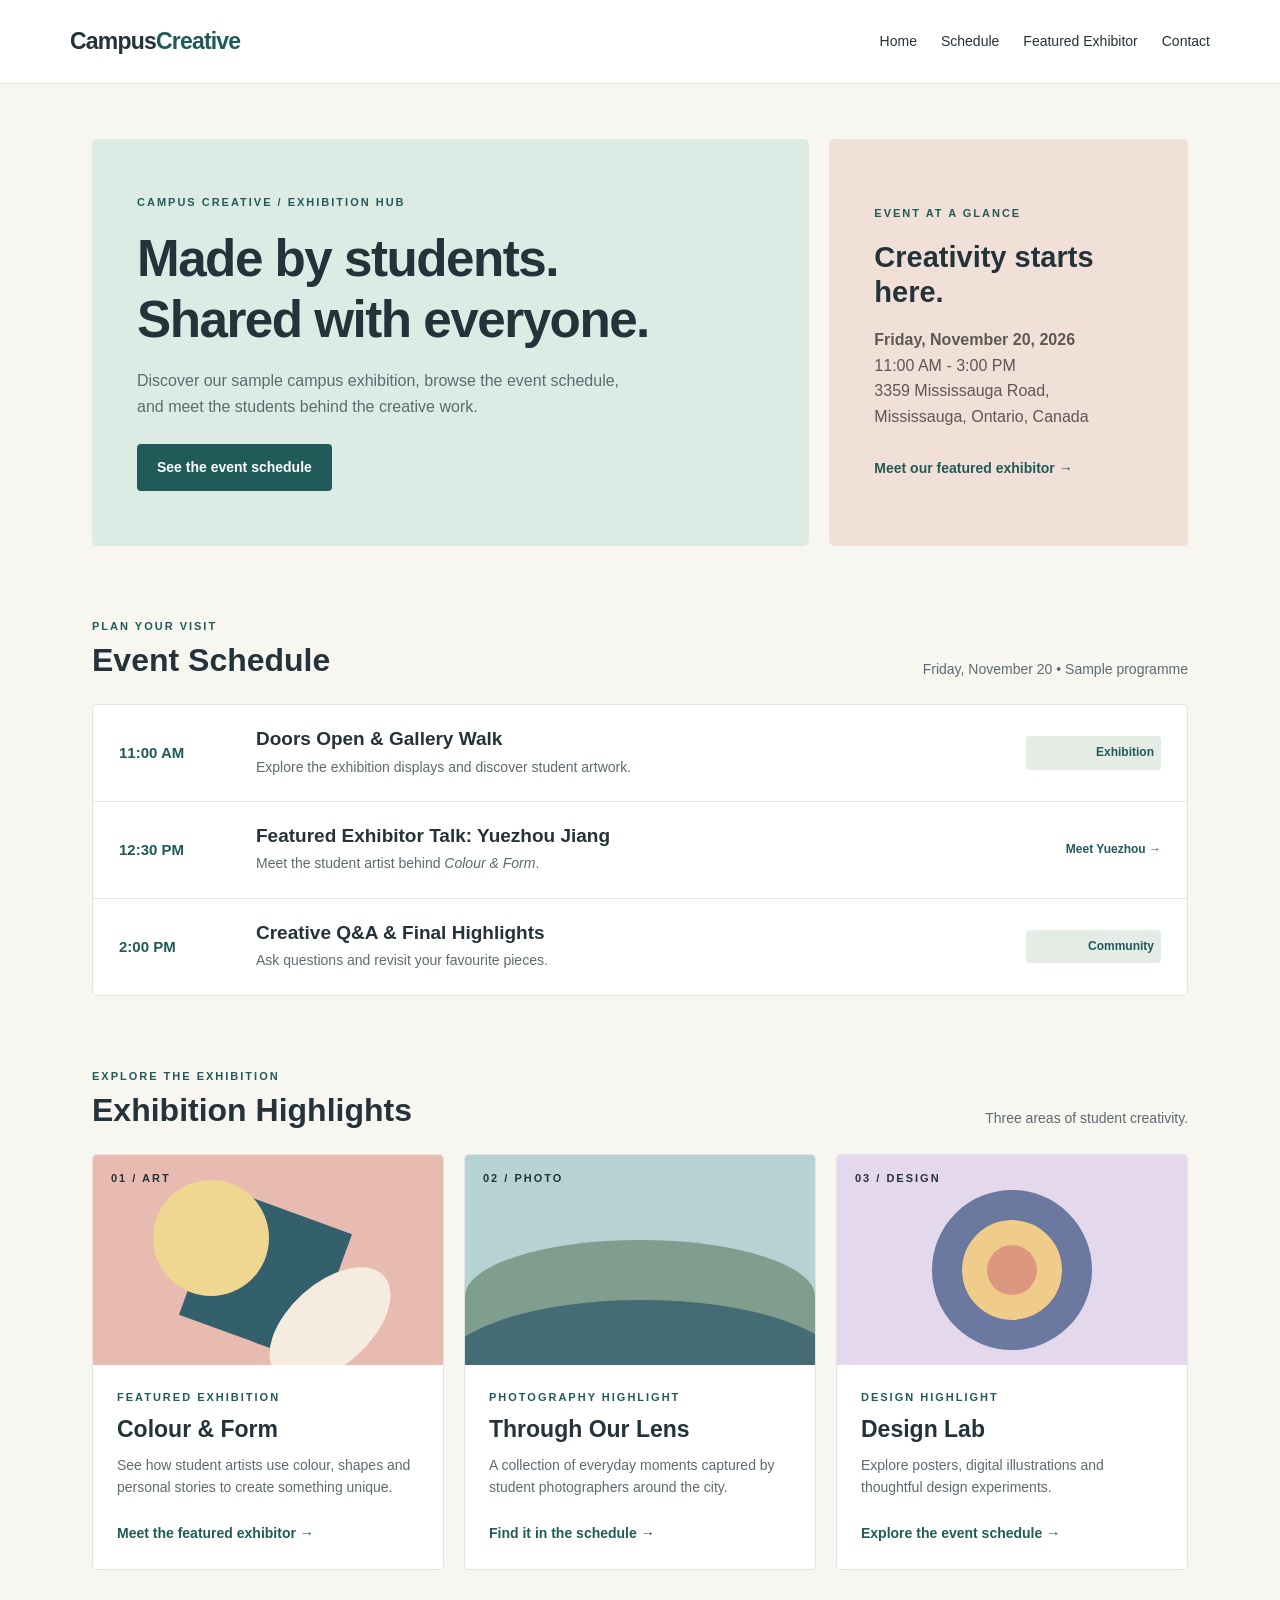
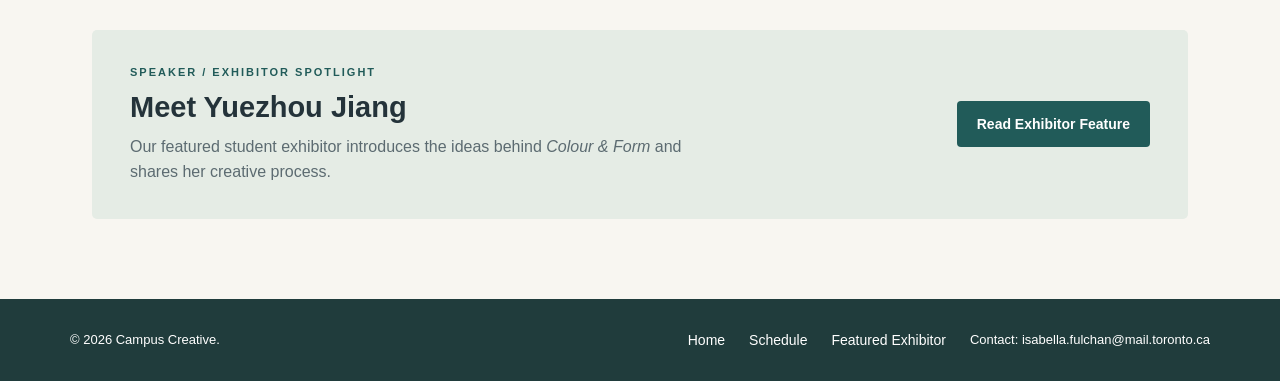
<file: index.html>
<!DOCTYPE html>
<html lang="en">
<head>
  <meta charset="UTF-8">
  <meta name="viewport" content="width=device-width, initial-scale=1.0">
  <meta name="description" content="Campus Creative: a sample student exhibition hub with a schedule, highlights, and a featured exhibitor.">
  <title>Campus Creative | Event Schedule &amp; Highlights</title>
  <link rel="stylesheet" href="css/style.css">
</head>
<body>
  <header class="site-header">
    <a class="brand" href="index.html">Campus<span>Creative</span></a>
    <nav aria-label="Main navigation">
      <a href="index.html">Home</a>
      <a href="index.html#schedule">Schedule</a>
      <a href="detail.html">Featured Exhibitor</a>
      <a href="index.html#contact">Contact</a>
    </nav>
  </header>

  <main class="container">
    <!-- Page 1: main exhibition hub -->
    <section class="hero-grid" aria-labelledby="hero-title">
      <div class="hero-main">
        <p class="eyebrow">CAMPUS CREATIVE / EXHIBITION HUB</p>
        <h1 id="hero-title">Made by students.<br>Shared with everyone.</h1>
        <p>Discover our sample campus exhibition, browse the event schedule, and meet the students behind the creative work.</p>
        <a class="button" href="#schedule">See the event schedule</a>
      </div>
      <aside class="hero-side" aria-label="Event at a glance">
        <p class="eyebrow">EVENT AT A GLANCE</p>
        <h2>Creativity starts here.</h2>
        <p><strong>Friday, November 20, 2026</strong><br>11:00 AM - 3:00 PM<br>3359 Mississauga Road, Mississauga, Ontario, Canada</p>
        <a class="text-link" href="detail.html">Meet our featured exhibitor →</a>
      </aside>
    </section>

    <!-- Schedule uses regular HTML and simple CSS -->
    <section class="event-schedule" id="schedule" aria-labelledby="schedule-title">
      <div class="section-heading">
        <div><p class="eyebrow">PLAN YOUR VISIT</p><h2 id="schedule-title">Event Schedule</h2></div>
        <p>Friday, November 20 • Sample programme</p>
      </div>
      <div class="schedule-list">
        <div class="schedule-item">
          <p class="schedule-time">11:00 AM</p>
          <div><h3>Doors Open &amp; Gallery Walk</h3><p>Explore the exhibition displays and discover student artwork.</p></div>
          <span class="schedule-tag">Exhibition</span>
        </div>
        <div class="schedule-item">
          <p class="schedule-time">12:30 PM</p>
          <div><h3>Featured Exhibitor Talk: Yuezhou Jiang</h3><p>Meet the student artist behind <em>Colour &amp; Form</em>.</p></div>
          <a class="schedule-link" href="detail.html">Meet Yuezhou →</a>
        </div>
        <div class="schedule-item">
          <p class="schedule-time">2:00 PM</p>
          <div><h3>Creative Q&amp;A &amp; Final Highlights</h3><p>Ask questions and revisit your favourite pieces.</p></div>
          <span class="schedule-tag">Community</span>
        </div>
      </div>
    </section>

    <section class="showcase" id="highlights" aria-labelledby="highlights-title">
      <div class="section-heading">
        <div><p class="eyebrow">EXPLORE THE EXHIBITION</p><h2 id="highlights-title">Exhibition Highlights</h2></div>
        <p>Three areas of student creativity.</p>
      </div>
      <div class="cards-gallery">
        <article class="card">
          <div class="card-visual art-visual" role="img" aria-label="Abstract geometric artwork with yellow, blue and cream shapes"><span>01 / ART</span><div class="abstract-art"><i></i><i></i><i></i></div></div>
          <div class="card-body"><p class="eyebrow">FEATURED EXHIBITION</p><h3>Colour &amp; Form</h3><p>See how student artists use colour, shapes and personal stories to create something unique.</p><a class="card-link" href="detail.html">Meet the featured exhibitor →</a></div>
        </article>
        <article class="card">
          <div class="card-visual photo-visual" role="img" aria-label="Abstract landscape illustration representing student photography"><span>02 / PHOTO</span><div class="horizon"><i></i></div></div>
          <div class="card-body"><p class="eyebrow">PHOTOGRAPHY HIGHLIGHT</p><h3>Through Our Lens</h3><p>A collection of everyday moments captured by student photographers around the city.</p><a class="card-link" href="#schedule">Find it in the schedule →</a></div>
        </article>
        <article class="card">
          <div class="card-visual design-visual" role="img" aria-label="Decorative concentric circles illustrating graphic design"><span>03 / DESIGN</span><div class="circles"></div></div>
          <div class="card-body"><p class="eyebrow">DESIGN HIGHLIGHT</p><h3>Design Lab</h3><p>Explore posters, digital illustrations and thoughtful design experiments.</p><a class="card-link" href="#schedule">Explore the event schedule →</a></div>
        </article>
      </div>
    </section>

    <section class="exhibitor-preview" aria-labelledby="preview-title">
      <div>
        <p class="eyebrow">SPEAKER / EXHIBITOR SPOTLIGHT</p>
        <h2 id="preview-title">Meet Yuezhou Jiang</h2>
        <p>Our featured student exhibitor introduces the ideas behind <em>Colour &amp; Form</em> and shares her creative process.</p>
      </div>
      <a class="button" href="detail.html">Read Exhibitor Feature</a>
    </section>
  </main>

  <footer class="site-footer" id="contact">
    <p>© 2026 Campus Creative.</p>
    <div><a href="index.html">Home</a><a href="index.html#schedule">Schedule</a><a href="detail.html">Featured Exhibitor</a><span>Contact: isabella.fulchan@mail.toronto.ca</span></div>
  </footer>
</body>
</html>
</file>
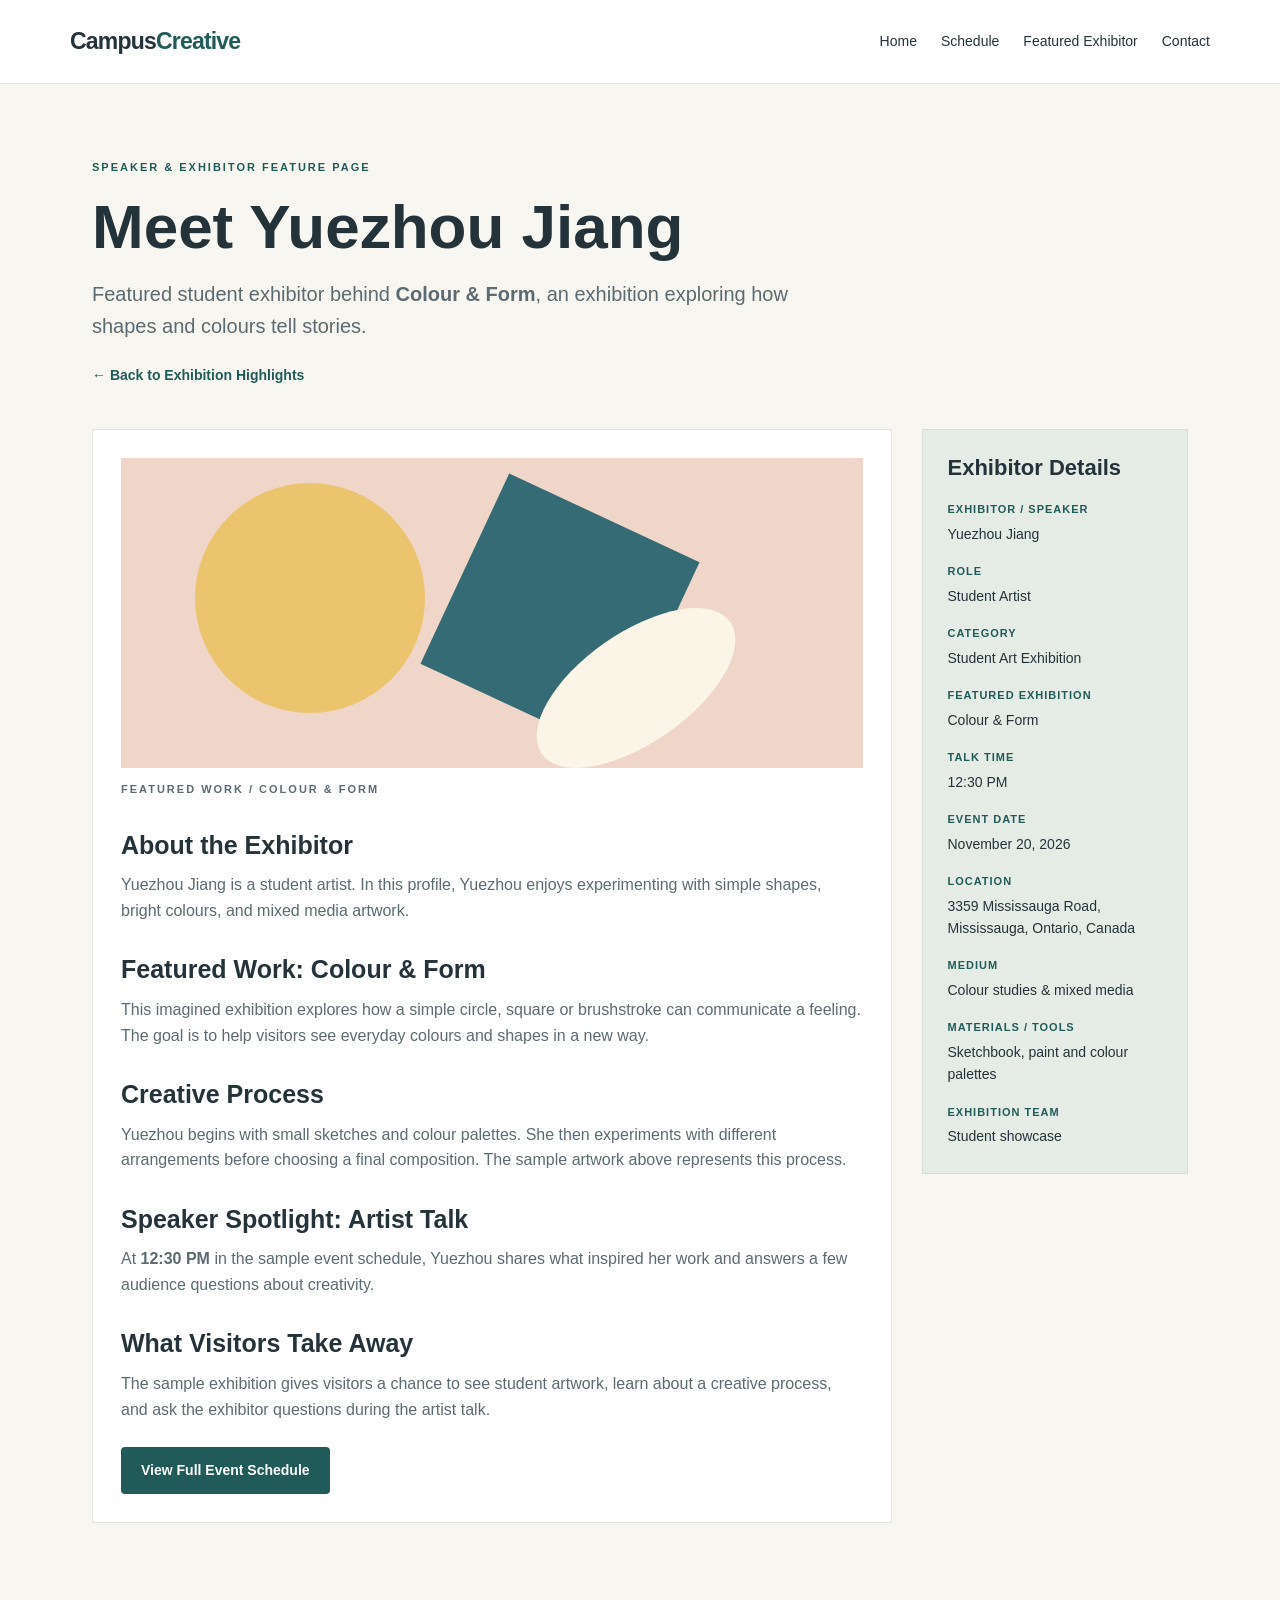
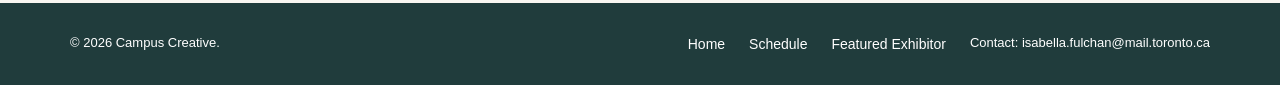
<file: detail.html>
<!DOCTYPE html>
<html lang="en">
<head>
  <meta charset="UTF-8">
  <meta name="viewport" content="width=device-width, initial-scale=1.0">
  <meta name="description" content="Featured exhibitor and speaker profile for the Campus Creative exhibition.">
  <title>Campus Creative | Featured Exhibitor Yuezhou Jiang</title>
  <link rel="stylesheet" href="css/style.css">
</head>
<body>
  <header class="site-header">
    <a class="brand" href="index.html">Campus<span>Creative</span></a>
    <nav aria-label="Main navigation">
      <a href="index.html">Home</a>
      <a href="index.html#schedule">Schedule</a>
      <a href="detail.html">Featured Exhibitor</a>
      <a href="index.html#contact">Contact</a>
    </nav>
  </header>

  <main class="container detail-layout">
    <!-- Page 2: dedicated exhibitor feature / profile -->
    <section class="detail-hero" aria-labelledby="detail-title">
      <p class="eyebrow">SPEAKER &amp; EXHIBITOR FEATURE PAGE</p>
      <h1 id="detail-title">Meet Yuezhou Jiang</h1>
      <p class="lead-text">Featured student exhibitor behind <strong>Colour &amp; Form</strong>, an exhibition exploring how shapes and colours tell stories.</p>
      <a class="back-link" href="index.html#highlights">← Back to Exhibition Highlights</a>
    </section>

    <div class="content-grid">
      <article class="article-content">
        <div class="feature-art" role="img" aria-label="Sample abstract artwork with a yellow circle, blue square and cream oval"><div class="art-circle"></div><div class="art-square"></div><div class="art-oval"></div></div>
        <p class="eyebrow feature-caption">FEATURED WORK / COLOUR &amp; FORM</p>

        <h2>About the Exhibitor</h2>
        <p>Yuezhou Jiang is a student artist. In this profile, Yuezhou enjoys experimenting with simple shapes, bright colours, and mixed media artwork.</p>

        <h2>Featured Work: Colour &amp; Form</h2>
        <p>This imagined exhibition explores how a simple circle, square or brushstroke can communicate a feeling. The goal is to help visitors see everyday colours and shapes in a new way.</p>

        <h2>Creative Process</h2>
        <p>Yuezhou begins with small sketches and colour palettes. She then experiments with different arrangements before choosing a final composition. The sample artwork above represents this process.</p>

        <h2>Speaker Spotlight: Artist Talk</h2>
        <p>At <strong>12:30 PM</strong> in the sample event schedule, Yuezhou shares what inspired her work and answers a few audience questions about creativity.</p>

        <h2>What Visitors Take Away</h2>
        <p>The sample exhibition gives visitors a chance to see student artwork, learn about a creative process, and ask the exhibitor questions during the artist talk.</p>

        <a class="button" href="index.html#schedule">View Full Event Schedule</a>
      </article>

      <aside class="metadata-sidebar" aria-label="Featured exhibitor information">
        <h2>Exhibitor Details</h2>
        <dl>
          <dt>Exhibitor / Speaker</dt><dd>Yuezhou Jiang</dd>
          <dt>Role</dt><dd>Student Artist</dd>
          <dt>Category</dt><dd>Student Art Exhibition</dd>
          <dt>Featured Exhibition</dt><dd>Colour &amp; Form</dd>
          <dt>Talk Time</dt><dd>12:30 PM</dd>
          <dt>Event Date</dt><dd>November 20, 2026</dd>
          <dt>Location</dt><dd>3359 Mississauga Road, Mississauga, Ontario, Canada</dd>
          <dt>Medium</dt><dd>Colour studies &amp; mixed media</dd>
          <dt>Materials / Tools</dt><dd>Sketchbook, paint and colour palettes</dd>
          <dt>Exhibition Team</dt><dd>Student showcase</dd>
        </dl>
      </aside>
    </div>
  </main>

  <footer class="site-footer" id="contact">
    <p>© 2026 Campus Creative.</p>
    <div><a href="index.html">Home</a><a href="index.html#schedule">Schedule</a><a href="detail.html">Featured Exhibitor</a><span>Contact: isabella.fulchan@mail.toronto.ca</span></div>
  </footer>
</body>
</html>
</file>
<file: css/style.css>
/* Campus Creative: shared stylesheet for both pages */
* { box-sizing: border-box; margin: 0; padding: 0; }
:root { --ink: #24333a; --muted: #5c6b71; --cream: #f8f6f1; --white: #fff; --teal: #215b59; --peach: #eec2a9; --border: #e4e5df; }
html { scroll-behavior: smooth; }
body { background: var(--cream); color: var(--ink); font-family: Arial, Helvetica, sans-serif; line-height: 1.6; }
a { color: inherit; text-decoration: none; }
a:focus-visible { outline: 3px solid #dd8b56; outline-offset: 3px; }
.site-header, .site-footer { display: flex; justify-content: space-between; align-items: center; gap: 24px; }
.site-header { background: var(--white); padding: 23px max(5%, calc((100vw - 1140px)/2)); border-bottom: 1px solid var(--border); }
.brand { font-size: 23px; font-weight: 750; letter-spacing: -.8px; white-space: nowrap; }
.brand span { color: var(--teal); }
.site-header nav, .site-footer div { display: flex; align-items: center; gap: 24px; flex-wrap: wrap; }
.site-header nav a, .site-footer a { font-size: 14px; }
.site-header nav a:hover, .site-footer a:hover, .text-link:hover, .card-link:hover { color: var(--teal); text-decoration: underline; }
.site-header nav a[aria-current] { color: var(--teal); font-weight: bold; }
.container { max-width: 1140px; margin: 0 auto; padding: 55px 22px 80px; }
.eyebrow { font-size: 11px; letter-spacing: 2px; font-weight: 700; color: var(--teal); }
h1, h2, h3 { line-height: 1.18; }
.hero-grid { display: grid; grid-template-columns: 1fr; gap: 20px; }
.hero-main, .hero-side { padding: 55px 45px; border-radius: 5px; }
.hero-main { background: #dcece5; min-height: 390px; }
.hero-main h1 { font-size: clamp(34px, 4vw, 52px); letter-spacing: -1.5px; margin: 18px 0; }
.hero-main > p:not(.eyebrow) { max-width: 510px; color: var(--muted); }
.hero-side { background: #f1e0d7; display: flex; flex-direction: column; justify-content: center; align-items: flex-start; }
.hero-side h2 { font-size: 29px; margin: 18px 0; }
.hero-side > p:not(.eyebrow) { color: #5d5854; }
.button { display: inline-block; background: var(--teal); color: var(--white); padding: 12px 20px; border-radius: 4px; font-weight: bold; font-size: 14px; margin-top: 25px; }
.button:hover { background: #153d3b; }
.text-link, .card-link { color: var(--teal); font-weight: bold; font-size: 14px; }
.text-link { margin-top: 28px; }
.showcase { margin-top: 72px; }
.section-heading { display: flex; align-items: end; justify-content: space-between; gap: 20px; margin-bottom: 24px; }
.section-heading h2 { font-size: 32px; margin-top: 7px; }
.section-heading > p { color: var(--muted); font-size: 14px; }
.cards-gallery { display: grid; grid-template-columns: repeat(auto-fit, minmax(280px, 1fr)); gap: 20px; }
.card { display: flex; flex-direction: column; background: var(--white); border: 1px solid var(--border); border-radius: 5px; overflow: hidden; }
.card-visual { height: 210px; position: relative; overflow: hidden; }
.card-visual > span { position: absolute; z-index: 2; left: 18px; top: 15px; font-size: 11px; letter-spacing: 2px; font-weight: bold; }
.art-visual { background: #e8bbb0; }
.abstract-art i { position: absolute; display: block; }
.abstract-art i:nth-child(1) { width: 135px; height: 135px; background: #345f6d; top: 52px; left: 30%; transform: rotate(20deg); }
.abstract-art i:nth-child(2) { width: 116px; height: 116px; background: #f0d791; border-radius: 50%; top: 25px; left: 17%; }
.abstract-art i:nth-child(3) { width: 82px; height: 145px; background: #f6ebdf; border-radius: 50%; top: 97px; left: 56%; transform: rotate(48deg); }
.photo-visual { background: #b7d2d2; }
.horizon { position: absolute; inset: 85px 0 0; background: #7f9e8e; border-radius: 50% 50% 0 0 / 45% 45% 0 0; }
.horizon i { position: absolute; height: 140px; width: 115%; left: -7%; top: 60px; background: #456c75; border-radius: 50% 50% 0 0; }
.design-visual { background: #e4d8ed; }
.circles { width: 160px; height: 160px; position: absolute; top: 35px; left: calc(50% - 80px); background: #db977f; border-radius: 50%; border: 30px solid #6b789f; box-shadow: inset 0 0 0 25px #efcc8a; }
.card-body { display: flex; flex-direction: column; align-items: flex-start; flex: 1; padding: 24px; }
.card-body h3 { font-size: 23px; margin: 10px 0; }
.card-body > p:not(.eyebrow) { color: var(--muted); font-size: 14px; margin-bottom: 24px; }
.card-link { margin-top: auto; }
.site-footer { background: #203c3c; color: var(--white); padding: 30px max(5%, calc((100vw - 1140px)/2)); font-size: 13px; }
.detail-hero { padding: 20px 0 42px; max-width: 740px; }
.detail-hero h1 { margin: 14px 0; font-size: clamp(38px, 5vw, 62px); }
.lead-text { font-size: 20px; color: var(--muted); }
.back-link { display: inline-block; margin-top: 22px; color: var(--teal); font-size: 14px; font-weight: bold; }
.content-grid { display: grid; grid-template-columns: 1fr; align-items: start; gap: 30px; }
.article-content { background: var(--white); padding: 28px; border: 1px solid var(--border); }
.article-content h2 { font-size: 25px; margin: 32px 0 12px; }
.article-content p { color: var(--muted); }
.feature-art { background: #f0d6c8; height: 310px; overflow: hidden; position: relative; }
.feature-art > div { position: absolute; }
.art-circle { width: 230px; height: 230px; border-radius: 50%; background: #ecc46d; left: 10%; top: 25px; }
.art-square { width: 210px; height: 210px; background: #356b75; transform: rotate(25deg); left: 45%; top: 50px; }
.art-oval { width: 110px; height: 230px; background: #fbf5e7; border-radius: 60%; transform: rotate(55deg); left: 62%; top: 115px; }
.metadata-sidebar { background: #e5ece5; border: 1px solid #d6ded7; padding: 25px; }
.metadata-sidebar h2 { font-size: 22px; margin-bottom: 20px; }
.metadata-sidebar dt { font-size: 11px; font-weight: bold; text-transform: uppercase; letter-spacing: 1px; color: var(--teal); margin-top: 18px; }
.metadata-sidebar dd { font-size: 14px; margin-top: 4px; }
.sidebar-note { border-top: 1px solid #c5d0c7; margin-top: 24px; padding-top: 16px; color: var(--muted); font-size: 12px; }
@media (max-width: 767px) {
  .site-header { padding: 20px; flex-direction: column; align-items: flex-start; gap: 12px; }
  .site-header nav { gap: 17px; }
  .container { padding: 25px 16px 55px; }
  .hero-grid, .content-grid { grid-template-columns: 1fr; }
  .hero-main, .hero-side { padding: 35px 25px; min-height: 0; }
  .hero-main h1 { font-size: 35px; }
  .hero-side h2 { font-size: 24px; }
  .showcase { margin-top: 48px; }
  .section-heading { align-items: flex-start; flex-direction: column; }
  .cards-gallery { grid-template-columns: 1fr; }
  .detail-hero { padding: 20px 0 30px; }
  .lead-text { font-size: 17px; }
  .article-content { padding: 18px; }
  .feature-art { height: 210px; }
  .site-footer { padding: 25px 20px; flex-direction: column; align-items: flex-start; }
}

/* Event schedule - a simple list with times and activity names */
.event-schedule { margin-top: 72px; scroll-margin-top: 25px; }
.schedule-list { background: var(--white); border: 1px solid var(--border); border-radius: 5px; }
.schedule-item { display: grid; grid-template-columns: 115px minmax(0, 1fr) 135px; gap: 22px; align-items: center; padding: 23px 26px; }
.schedule-item + .schedule-item { border-top: 1px solid var(--border); }
.schedule-time { font-weight: bold; color: var(--teal); font-size: 15px; }
.schedule-item h3 { font-size: 19px; margin-bottom: 5px; }
.schedule-item div p { font-size: 14px; color: var(--muted); }
.schedule-tag, .schedule-link { font-size: 12px; color: var(--teal); font-weight: bold; text-align: right; }
.schedule-tag { background: #e5ece5; border-radius: 4px; padding: 7px; }
.schedule-link:hover { text-decoration: underline; }
.exhibitor-preview { background: #e5ece5; margin-top: 60px; padding: 34px 38px; border-radius: 5px; display: flex; justify-content: space-between; align-items: center; gap: 30px; }
.exhibitor-preview h2 { font-size: 29px; margin: 9px 0; }
.exhibitor-preview p:not(.eyebrow) { max-width: 580px; color: var(--muted); }
.exhibitor-preview .button { margin-top: 0; white-space: nowrap; }
.project-note { color: var(--muted); font-size: 12px; margin-top: 20px; }
.feature-caption { margin-top: 13px; }
.site-footer span { font-size: 13px; }
@media (max-width: 767px) {
  .event-schedule { margin-top: 48px; }
  .schedule-item { grid-template-columns: 1fr; gap: 7px; padding: 20px; }
  .schedule-tag, .schedule-link { justify-self: start; text-align: left; }
  .exhibitor-preview { margin-top: 46px; padding: 27px 23px; flex-direction: column; align-items: flex-start; }
  .exhibitor-preview .button { white-space: normal; }
  .site-footer div { gap: 12px; }
}

/* Mobile-first grid splits: activate only at tablet/desktop widths. */
@media (min-width: 768px) {
  .hero-grid { grid-template-columns: 2fr 1fr; }
  .content-grid { grid-template-columns: 3fr 1fr; }
}
</file>
